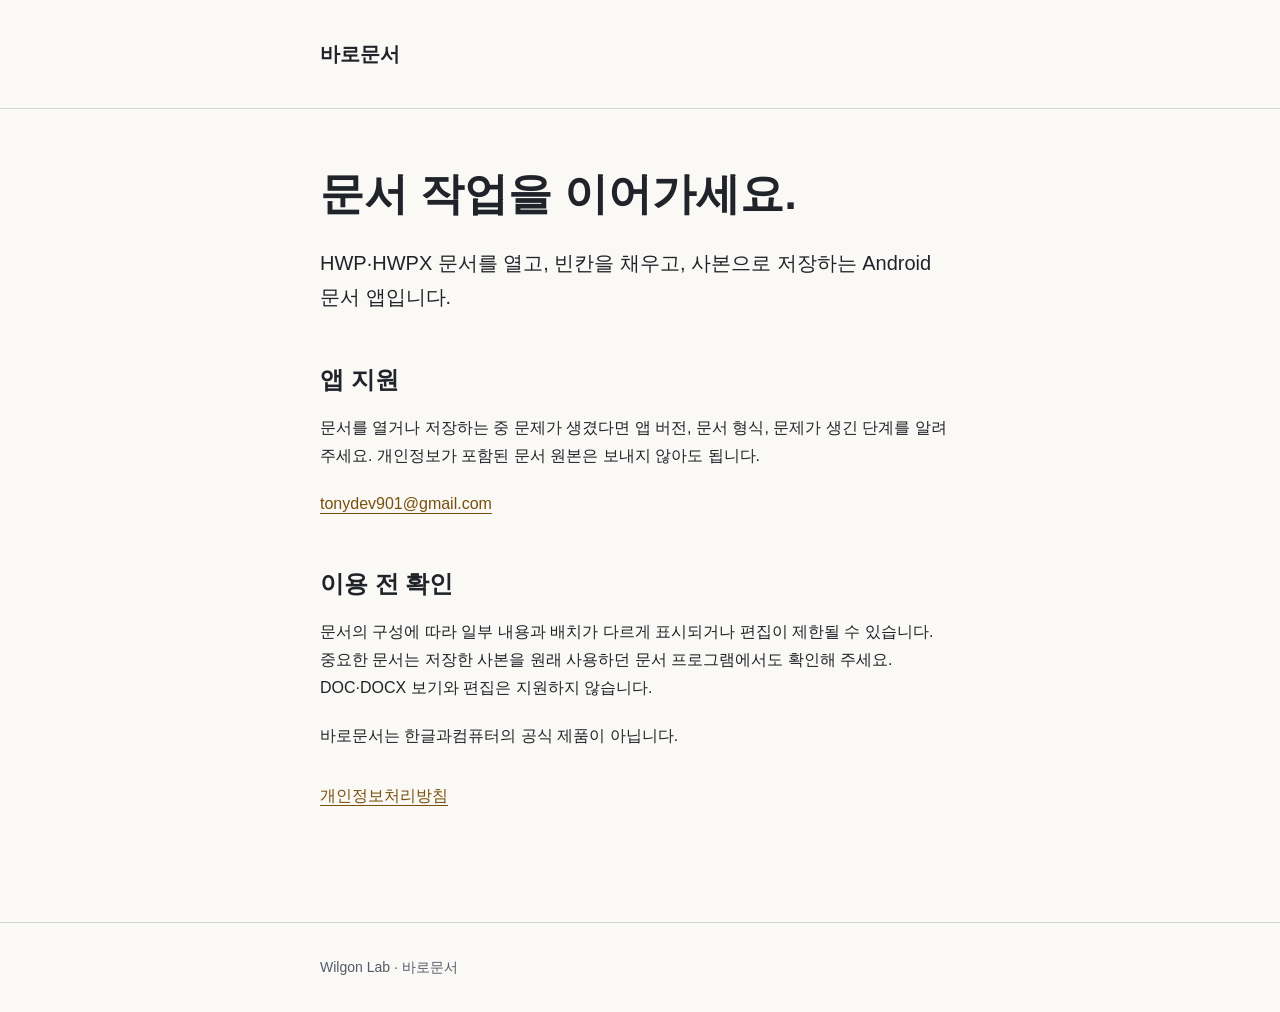
<file: index.html>
<!doctype html>
<html lang="ko"><head><meta charset="utf-8"><meta name="viewport" content="width=device-width,initial-scale=1"><meta name="description" content="바로문서 앱 지원 및 개인정보 안내"><title>바로문서 · 지원 안내</title><link rel="stylesheet" href="site.css"></head><body><header><div class="wrap"><a class="brand" href="./">바로문서</a></div></header><main class="wrap"><h1>문서 작업을 이어가세요.</h1><p class="intro">HWP·HWPX 문서를 열고, 빈칸을 채우고, 사본으로 저장하는 Android 문서 앱입니다.</p><h2>앱 지원</h2><p>문서를 열거나 저장하는 중 문제가 생겼다면 앱 버전, 문서 형식, 문제가 생긴 단계를 알려 주세요. 개인정보가 포함된 문서 원본은 보내지 않아도 됩니다.</p><p><a class="mail" href="mailto:tonydev901@gmail.com">tonydev901@gmail.com</a></p><h2>이용 전 확인</h2><p>문서의 구성에 따라 일부 내용과 배치가 다르게 표시되거나 편집이 제한될 수 있습니다. 중요한 문서는 저장한 사본을 원래 사용하던 문서 프로그램에서도 확인해 주세요. DOC·DOCX 보기와 편집은 지원하지 않습니다.</p><p>바로문서는 한글과컴퓨터의 공식 제품이 아닙니다.</p><nav aria-label="안내"><a href="privacy.html">개인정보처리방침</a></nav></main><footer><div class="wrap">Wilgon Lab · 바로문서</div></footer></body></html>
</file>
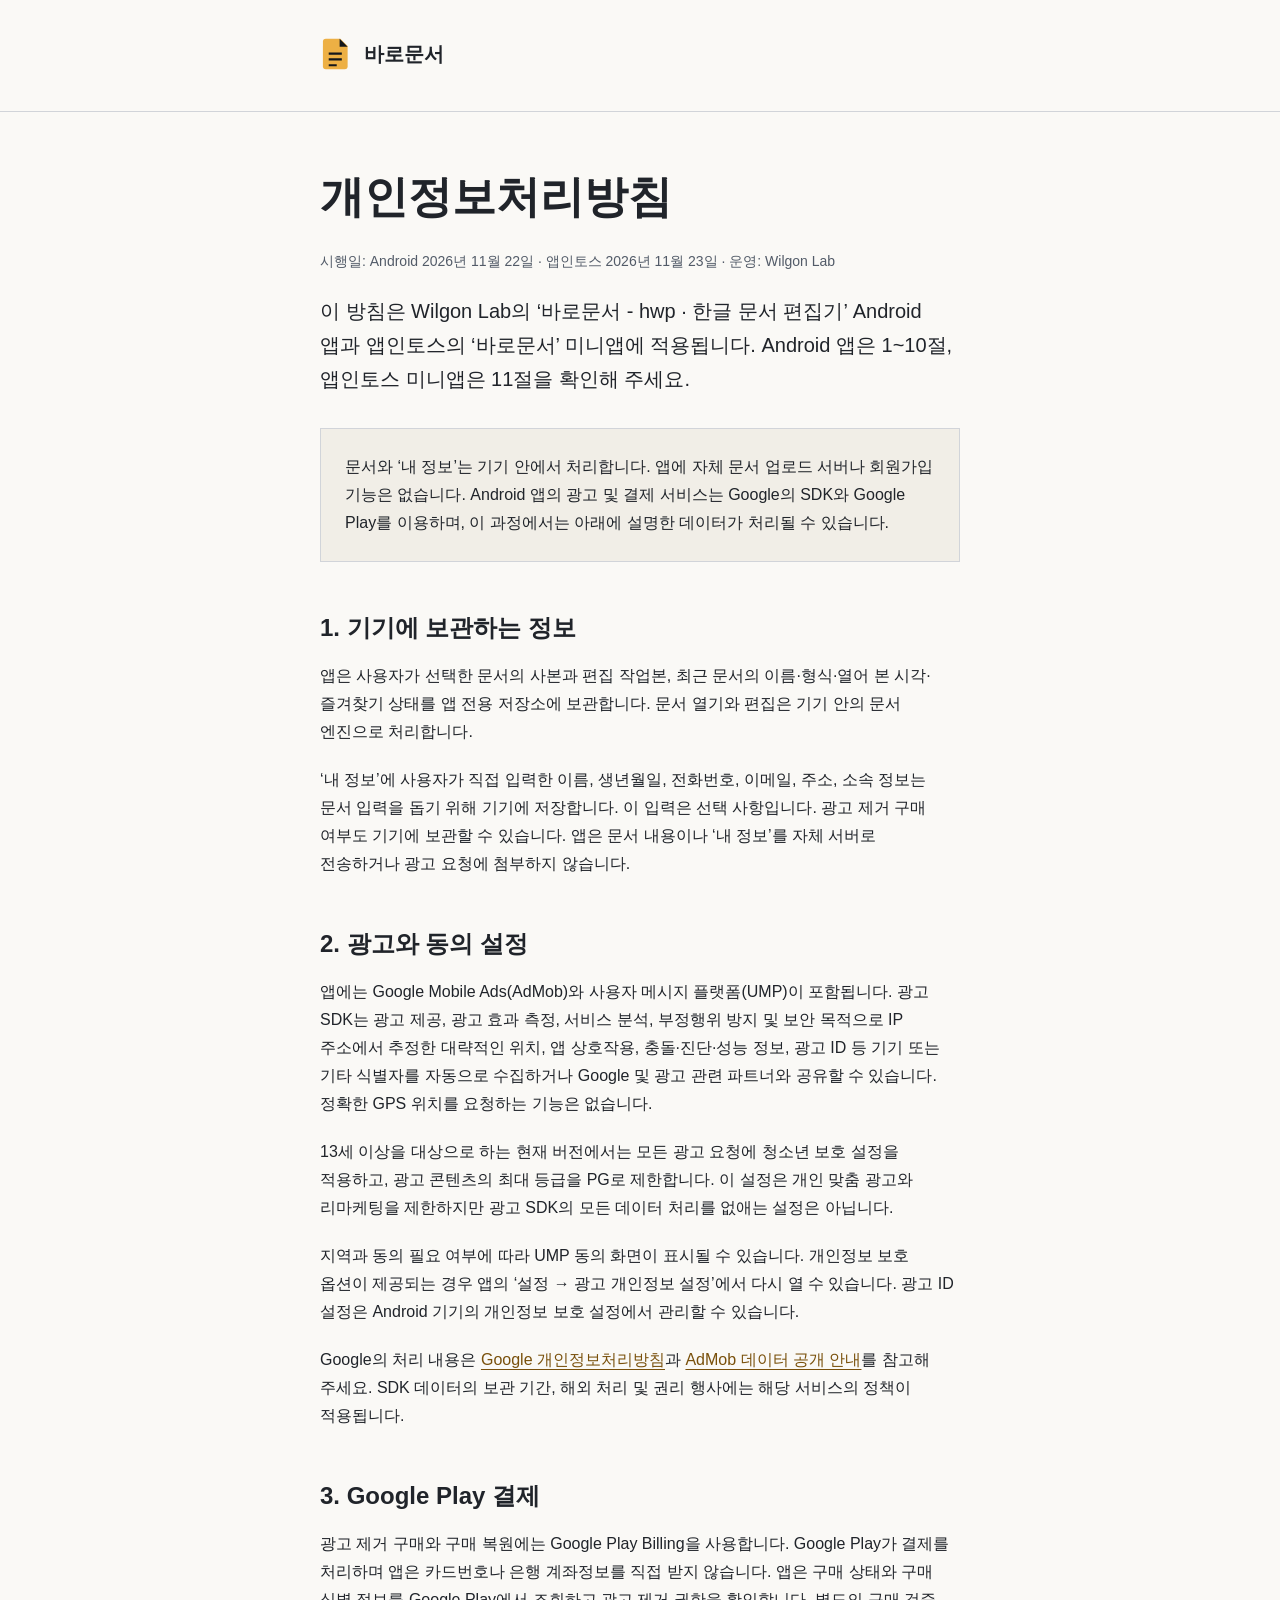
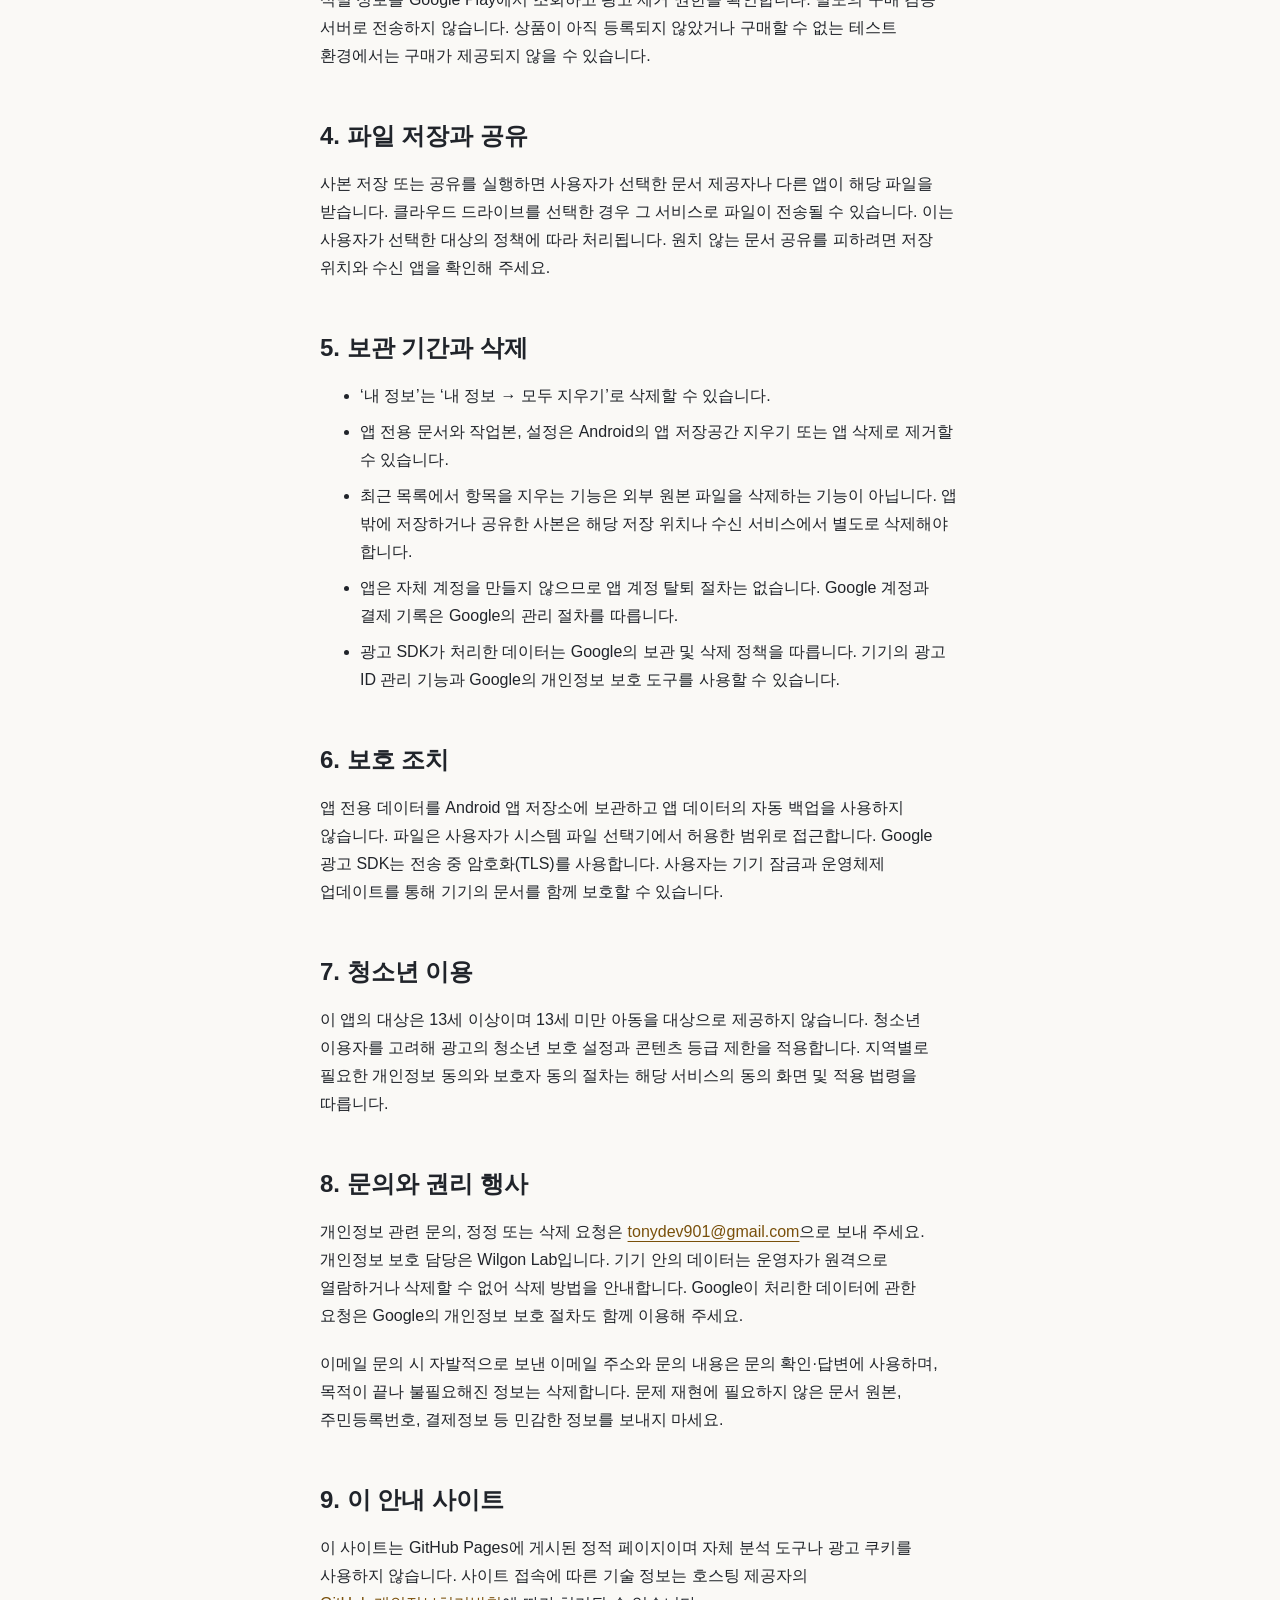
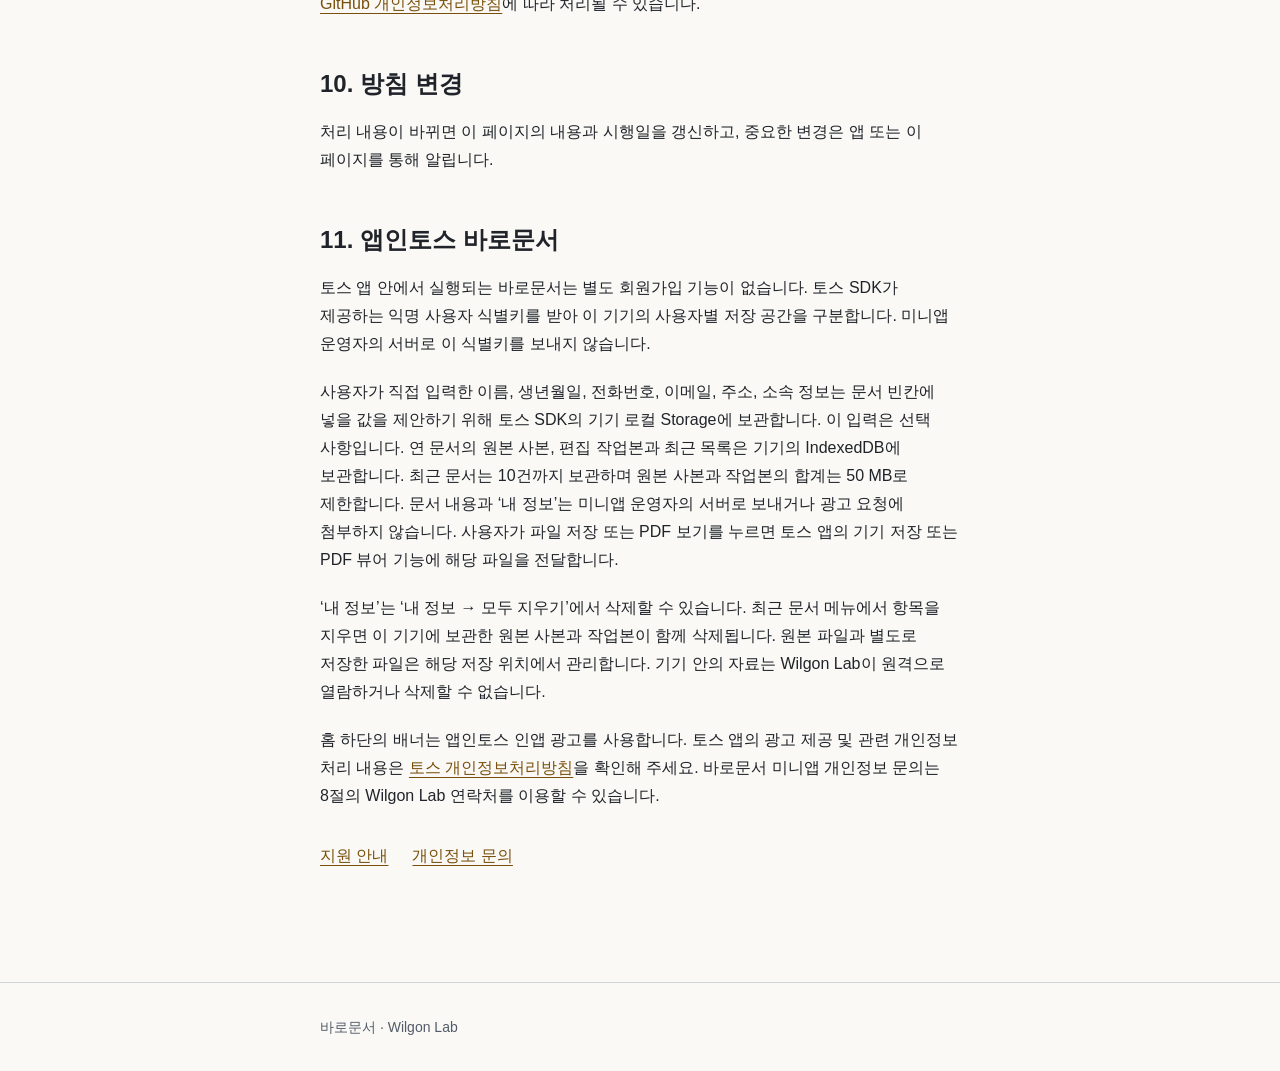
<file: privacy.html>
<!doctype html>
<html lang="ko"><head><meta charset="utf-8"><meta name="viewport" content="width=device-width,initial-scale=1"><meta name="description" content="바로문서의 문서 처리, 광고, 결제 및 개인정보 삭제 안내"><title>개인정보처리방침 · 바로문서</title><link rel="stylesheet" href="site.css"></head><body>
<header><div class="wrap"><a class="brand" href="./"><svg aria-hidden="true" viewBox="0 0 40 44"><path fill="#edb044" d="M6 1h20l10 10v28a4 4 0 0 1-4 4H6a4 4 0 0 1-4-4V5a4 4 0 0 1 4-4Z"/><path fill="#14171b" d="M25 1v11h11ZM10 20h18v3H10Zm0 8h18v3H10Zm0 8h11v3H10Z"/></svg>바로문서</a></div></header>
<main class="wrap"><h1>개인정보처리방침</h1><p class="meta">시행일: Android 2026년 11월 22일 · 앱인토스 2026년 11월 23일 · 운영: Wilgon Lab</p>
<p class="intro">이 방침은 Wilgon Lab의 ‘바로문서 - hwp · 한글 문서 편집기’ Android 앱과 앱인토스의 ‘바로문서’ 미니앱에 적용됩니다. Android 앱은 1~10절, 앱인토스 미니앱은 11절을 확인해 주세요.</p>
<div class="summary"><p>문서와 ‘내 정보’는 기기 안에서 처리합니다. 앱에 자체 문서 업로드 서버나 회원가입 기능은 없습니다. Android 앱의 광고 및 결제 서비스는 Google의 SDK와 Google Play를 이용하며, 이 과정에서는 아래에 설명한 데이터가 처리될 수 있습니다.</p></div>
<h2>1. 기기에 보관하는 정보</h2>
<p>앱은 사용자가 선택한 문서의 사본과 편집 작업본, 최근 문서의 이름·형식·열어 본 시각·즐겨찾기 상태를 앱 전용 저장소에 보관합니다. 문서 열기와 편집은 기기 안의 문서 엔진으로 처리합니다.</p>
<p>‘내 정보’에 사용자가 직접 입력한 이름, 생년월일, 전화번호, 이메일, 주소, 소속 정보는 문서 입력을 돕기 위해 기기에 저장합니다. 이 입력은 선택 사항입니다. 광고 제거 구매 여부도 기기에 보관할 수 있습니다. 앱은 문서 내용이나 ‘내 정보’를 자체 서버로 전송하거나 광고 요청에 첨부하지 않습니다.</p>
<h2>2. 광고와 동의 설정</h2>
<p>앱에는 Google Mobile Ads(AdMob)와 사용자 메시지 플랫폼(UMP)이 포함됩니다. 광고 SDK는 광고 제공, 광고 효과 측정, 서비스 분석, 부정행위 방지 및 보안 목적으로 IP 주소에서 추정한 대략적인 위치, 앱 상호작용, 충돌·진단·성능 정보, 광고 ID 등 기기 또는 기타 식별자를 자동으로 수집하거나 Google 및 광고 관련 파트너와 공유할 수 있습니다. 정확한 GPS 위치를 요청하는 기능은 없습니다.</p>
<p>13세 이상을 대상으로 하는 현재 버전에서는 모든 광고 요청에 청소년 보호 설정을 적용하고, 광고 콘텐츠의 최대 등급을 PG로 제한합니다. 이 설정은 개인 맞춤 광고와 리마케팅을 제한하지만 광고 SDK의 모든 데이터 처리를 없애는 설정은 아닙니다.</p>
<p>지역과 동의 필요 여부에 따라 UMP 동의 화면이 표시될 수 있습니다. 개인정보 보호 옵션이 제공되는 경우 앱의 ‘설정 → 광고 개인정보 설정’에서 다시 열 수 있습니다. 광고 ID 설정은 Android 기기의 개인정보 보호 설정에서 관리할 수 있습니다.</p>
<p>Google의 처리 내용은 <a href="https://policies.google.com/privacy?hl=ko">Google 개인정보처리방침</a>과 <a href="https://developers.google.com/admob/android/privacy/play-data-disclosure?hl=ko">AdMob 데이터 공개 안내</a>를 참고해 주세요. SDK 데이터의 보관 기간, 해외 처리 및 권리 행사에는 해당 서비스의 정책이 적용됩니다.</p>
<h2>3. Google Play 결제</h2>
<p>광고 제거 구매와 구매 복원에는 Google Play Billing을 사용합니다. Google Play가 결제를 처리하며 앱은 카드번호나 은행 계좌정보를 직접 받지 않습니다. 앱은 구매 상태와 구매 식별 정보를 Google Play에서 조회하고 광고 제거 권한을 확인합니다. 별도의 구매 검증 서버로 전송하지 않습니다. 상품이 아직 등록되지 않았거나 구매할 수 없는 테스트 환경에서는 구매가 제공되지 않을 수 있습니다.</p>
<h2>4. 파일 저장과 공유</h2>
<p>사본 저장 또는 공유를 실행하면 사용자가 선택한 문서 제공자나 다른 앱이 해당 파일을 받습니다. 클라우드 드라이브를 선택한 경우 그 서비스로 파일이 전송될 수 있습니다. 이는 사용자가 선택한 대상의 정책에 따라 처리됩니다. 원치 않는 문서 공유를 피하려면 저장 위치와 수신 앱을 확인해 주세요.</p>
<h2>5. 보관 기간과 삭제</h2>
<ul><li>‘내 정보’는 ‘내 정보 → 모두 지우기’로 삭제할 수 있습니다.</li><li>앱 전용 문서와 작업본, 설정은 Android의 앱 저장공간 지우기 또는 앱 삭제로 제거할 수 있습니다.</li><li>최근 목록에서 항목을 지우는 기능은 외부 원본 파일을 삭제하는 기능이 아닙니다. 앱 밖에 저장하거나 공유한 사본은 해당 저장 위치나 수신 서비스에서 별도로 삭제해야 합니다.</li><li>앱은 자체 계정을 만들지 않으므로 앱 계정 탈퇴 절차는 없습니다. Google 계정과 결제 기록은 Google의 관리 절차를 따릅니다.</li><li>광고 SDK가 처리한 데이터는 Google의 보관 및 삭제 정책을 따릅니다. 기기의 광고 ID 관리 기능과 Google의 개인정보 보호 도구를 사용할 수 있습니다.</li></ul>
<h2>6. 보호 조치</h2>
<p>앱 전용 데이터를 Android 앱 저장소에 보관하고 앱 데이터의 자동 백업을 사용하지 않습니다. 파일은 사용자가 시스템 파일 선택기에서 허용한 범위로 접근합니다. Google 광고 SDK는 전송 중 암호화(TLS)를 사용합니다. 사용자는 기기 잠금과 운영체제 업데이트를 통해 기기의 문서를 함께 보호할 수 있습니다.</p>
<h2>7. 청소년 이용</h2>
<p>이 앱의 대상은 13세 이상이며 13세 미만 아동을 대상으로 제공하지 않습니다. 청소년 이용자를 고려해 광고의 청소년 보호 설정과 콘텐츠 등급 제한을 적용합니다. 지역별로 필요한 개인정보 동의와 보호자 동의 절차는 해당 서비스의 동의 화면 및 적용 법령을 따릅니다.</p>
<h2>8. 문의와 권리 행사</h2>
<p>개인정보 관련 문의, 정정 또는 삭제 요청은 <a class="mail" href="mailto:tonydev901@gmail.com">tonydev901@gmail.com</a>으로 보내 주세요. 개인정보 보호 담당은 Wilgon Lab입니다. 기기 안의 데이터는 운영자가 원격으로 열람하거나 삭제할 수 없어 삭제 방법을 안내합니다. Google이 처리한 데이터에 관한 요청은 Google의 개인정보 보호 절차도 함께 이용해 주세요.</p>
<p>이메일 문의 시 자발적으로 보낸 이메일 주소와 문의 내용은 문의 확인·답변에 사용하며, 목적이 끝나 불필요해진 정보는 삭제합니다. 문제 재현에 필요하지 않은 문서 원본, 주민등록번호, 결제정보 등 민감한 정보를 보내지 마세요.</p>
<h2>9. 이 안내 사이트</h2>
<p>이 사이트는 GitHub Pages에 게시된 정적 페이지이며 자체 분석 도구나 광고 쿠키를 사용하지 않습니다. 사이트 접속에 따른 기술 정보는 호스팅 제공자의 <a href="https://docs.github.com/ko/site-policy/privacy-policies/github-general-privacy-statement">GitHub 개인정보처리방침</a>에 따라 처리될 수 있습니다.</p>
<h2>10. 방침 변경</h2>
<p>처리 내용이 바뀌면 이 페이지의 내용과 시행일을 갱신하고, 중요한 변경은 앱 또는 이 페이지를 통해 알립니다.</p>
<section id="apps-in-toss">
<h2>11. 앱인토스 바로문서</h2>
<p>토스 앱 안에서 실행되는 바로문서는 별도 회원가입 기능이 없습니다. 토스 SDK가 제공하는 익명 사용자 식별키를 받아 이 기기의 사용자별 저장 공간을 구분합니다. 미니앱 운영자의 서버로 이 식별키를 보내지 않습니다.</p>
<p>사용자가 직접 입력한 이름, 생년월일, 전화번호, 이메일, 주소, 소속 정보는 문서 빈칸에 넣을 값을 제안하기 위해 토스 SDK의 기기 로컬 Storage에 보관합니다. 이 입력은 선택 사항입니다. 연 문서의 원본 사본, 편집 작업본과 최근 목록은 기기의 IndexedDB에 보관합니다. 최근 문서는 10건까지 보관하며 원본 사본과 작업본의 합계는 50 MB로 제한합니다. 문서 내용과 ‘내 정보’는 미니앱 운영자의 서버로 보내거나 광고 요청에 첨부하지 않습니다. 사용자가 파일 저장 또는 PDF 보기를 누르면 토스 앱의 기기 저장 또는 PDF 뷰어 기능에 해당 파일을 전달합니다.</p>
<p>‘내 정보’는 ‘내 정보 → 모두 지우기’에서 삭제할 수 있습니다. 최근 문서 메뉴에서 항목을 지우면 이 기기에 보관한 원본 사본과 작업본이 함께 삭제됩니다. 원본 파일과 별도로 저장한 파일은 해당 저장 위치에서 관리합니다. 기기 안의 자료는 Wilgon Lab이 원격으로 열람하거나 삭제할 수 없습니다.</p>
<p>홈 하단의 배너는 앱인토스 인앱 광고를 사용합니다. 토스 앱의 광고 제공 및 관련 개인정보 처리 내용은 <a href="https://privacy.toss.im/privacy-policy">토스 개인정보처리방침</a>을 확인해 주세요. 바로문서 미니앱 개인정보 문의는 8절의 Wilgon Lab 연락처를 이용할 수 있습니다.</p>
</section>
<nav aria-label="관련 안내"><a href="./">지원 안내</a><a class="mail" href="mailto:tonydev901@gmail.com">개인정보 문의</a></nav></main>
<footer><div class="wrap">바로문서 · Wilgon Lab</div></footer></body></html>
</file>
<file: site.css>
:root{color-scheme:dark light;--bg:#14171b;--surface:#1c2026;--ink:#edf0f4;--muted:#adb5c1;--line:#343b46;--accent:#edb044}
*{box-sizing:border-box}html{scroll-behavior:smooth}body{margin:0;background:var(--bg);color:var(--ink);font:16px/1.75 'Apple SD Gothic Neo','Noto Sans KR','Malgun Gothic',sans-serif;word-break:keep-all;overflow-wrap:break-word}a{color:var(--accent);text-underline-offset:4px;display:inline-block;min-height:28px}a:focus-visible{outline:2px solid var(--accent);outline-offset:5px}.wrap{width:min(100% - 48px,640px);margin:auto}header{padding:32px 0;border-bottom:1px solid var(--line)}.brand{display:inline-flex;align-items:center;gap:12px;color:var(--ink);text-decoration:none;font-weight:700;font-size:20px;min-height:44px}.brand svg{width:32px;height:32px}main{padding:56px 0 80px}h1{font-size:clamp(30px,6vw,44px);line-height:1.3;margin:0 0 24px;text-wrap:balance}h2{font-size:24px;line-height:1.5;margin:48px 0 16px}p,ul,ol{margin:0 0 20px}li+li{margin-top:8px}.intro{font-size:20px;line-height:1.7}.meta{color:var(--muted);font-size:14px}.summary{padding:24px;background:var(--surface);border:1px solid var(--line);margin:32px 0}.summary p:last-child{margin-bottom:0}nav{display:flex;flex-wrap:wrap;gap:8px 24px;margin:24px 0}nav a{display:inline-flex;align-items:center;min-height:44px}footer{border-top:1px solid var(--line);padding:32px 0;color:var(--muted);font-size:14px}.mail{overflow-wrap:anywhere}@media(max-width:500px){.wrap{width:calc(100% - 40px)}a{min-height:44px}header{padding:20px 0}main{padding:40px 0 56px}h2{font-size:24px}.summary{padding:20px}}@media(prefers-color-scheme:light){:root{--bg:#faf9f6;--surface:#f1eee7;--ink:#20242a;--muted:#525b68;--line:#d1d4d9;--accent:#79500b}}@media(prefers-reduced-motion:reduce){html{scroll-behavior:auto}}
</file>
